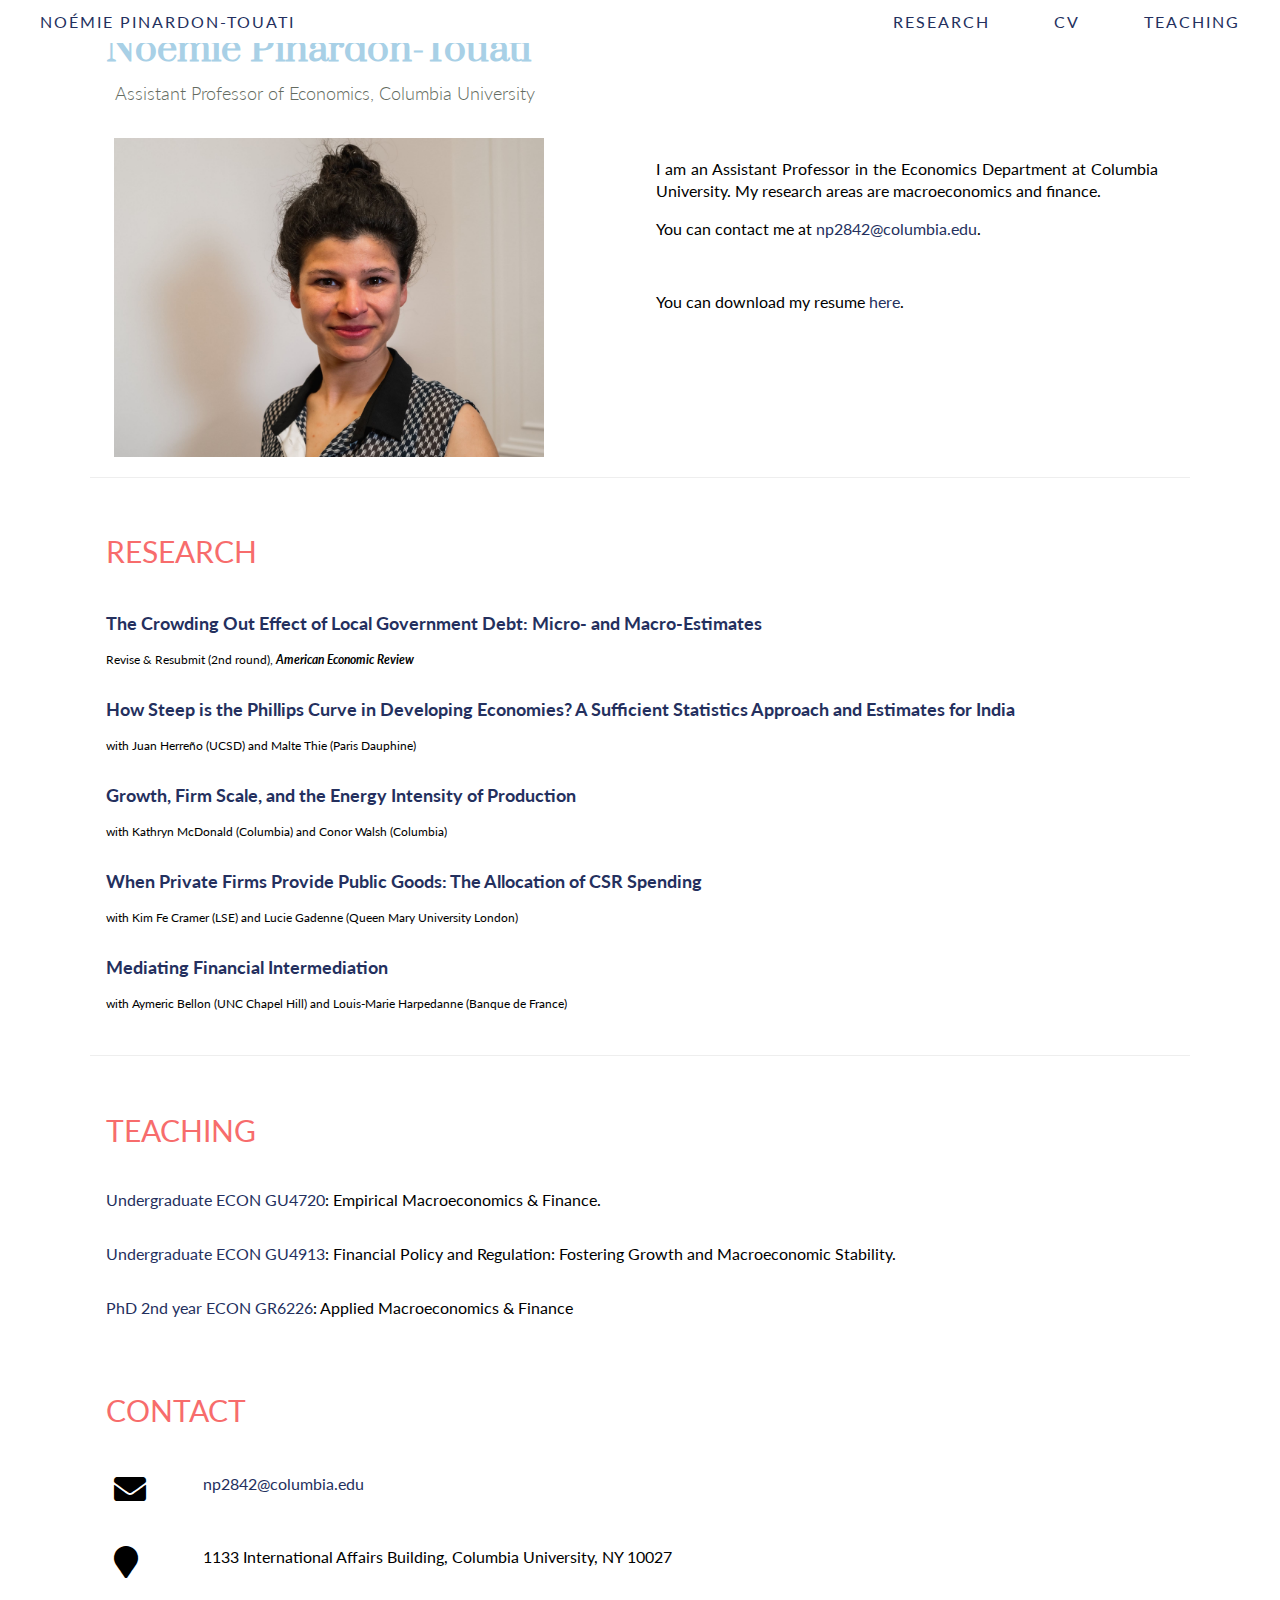
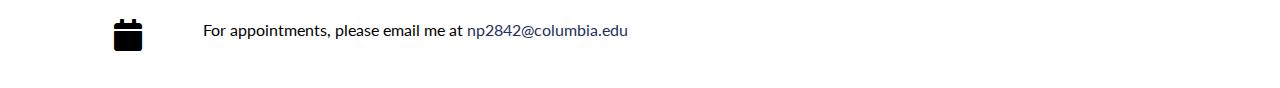
<file: index.html>
<!DOCTYPE html>
<html>
<head>
<title>Noémie Pinardon-Touati</title>
<meta charset="UTF-8">
<meta name="google-site-verification" content="HP-ZOTYP6aG08t1Bn-y-cAgAXRRbfWcLWYpb3VTUBdQ" />
<meta name="viewport" content="width=device-width, initial-scale=1">
<link rel="stylesheet" href="style.css">
<link href="awesomefonts/all.css" rel="stylesheet">
<link href="https://fonts.googleapis.com/css?family=Crimson+Text|Lato:300,700|Prata" rel="stylesheet">
</head>

<body>

  <!-- Navbar (sit on top) -->
  <div class="w3-top">
    
    <!-- Right-sided navbar links. Hide them on small screens -->
    <div class="w3-bar w3-white w3-padding-small w3-card" style="letter-spacing:2px;">
      <a href="http://npinardontouati.github.io" class="w3-bar-item w3-button w3-button-none w3-hide-small">Noémie Pinardon-Touati</a>
      <div class="w3-right">
        <!--  <a href="http://npinardontouati.github.io" class="w3-bar-item w3-button">Home</a> removing this allows to fit on iphone width--> 
        <a href="#research" class="w3-bar-item w3-button">Research</a>
        <a href="files/CV.pdf" target="_blank" class="w3-bar-item w3-button">CV</a>
        <a href="#teaching" class="w3-bar-item w3-button">Teaching</a>
      </div>
    </div>
    <!-- Dropdown menu for small screens. Hide them on large screens. The problem is that it stays displayed once clicked -->
    <!-- <div class="dropdown w3-hide-mlarge">
  	<button class="dropbtn"> &#9662; </button>
      <div class="dropdown-content">
        <a href="http://npinardontouati.github.io/#research">Research</a>
        <a href="files/AcademicCV.pdf">CV</a>
        <a href="http://npinardontouati.github.io/#contact">Contact</a>
      </div>	
    </div>  -->
  </div>

<!-- Header
<header class="w3-display-container w3-content w3-wide" style="max-width:1600px;min-width:500px" id="home">
  <img class="w3-image" src="images/profile.png" alt="profile" width="1600" height="800">
  <div class="w3-display-bottomleft w3-padding-large w3-opacity">
    <h1 class="w3-xxlarge">Noémie Pinardon-Touati</h1>
  </div>
</header> -->

<!-- Page content -->
<div class="w3-content" style="max-width:1100px">

  <!-- About Section -->
  <div class="w3-container w3-padding-64top" id="about">
    <h1>Noémie Pinardon-Touati</h1>
    <h6>&nbsp Assistant Professor of Economics, Columbia University</h6>

    <div class="w3-col m6 w3-padding-small image_container"> <!-- padding 24 to align with text -->
     <img src="images/photo_small.jpg" class="w3-image" alt="profile" width="430">
   </div>

   <div class="w3-col m6 w3-padding">
    <p align="justify">I am an Assistant Professor in the Economics Department at Columbia University. My research areas are macroeconomics and finance.  </p>
    <!-- <p align="justify"> More specifically, my work investigates the interplay between government intervention and corporate financial and real behavior, at the micro and macro levels. Prior to joining Columbia, I received a PhD in Finance from HEC Paris and a master's degree in economics from the Paris School of Economics and from Ecole Polytechnique/ENSAE.</p> -->
    <p>You can contact me at <a href=mailto:np2842@columbia.edu>np2842@columbia.edu</a>.</p><br>
    <p>You can download my resume <a href="files/CV.pdf" target="_blank">here</a>.</p>
  </div>
</div>

<hr>

    
<!-- Working papers Section -->
<div class="w3-container w3-padding-16" id="research">
 <h2>Research</h2>
  
<!-- paper n -->
<div class="w3-row">
  <h3><a href="files/JMP_PinardonTouati_live.pdf" target="_blank">The Crowding Out Effect of Local Government Debt: Micro- and Macro-Estimates</a></h3>
  <p class="w3-justify abstract"> Revise & Resubmit (2nd round), <b><i> American Economic Review </i></b></p>
 <!--  <p class="w3-justify abstract" style="color:#B22222"> <b><i> [New draft available soon!] </i></b></p>   -->
</div>
 <!-- paper n -->

 <!-- paper n -->
 <div class="w3-row">
  <h3><a href="files/hpt_india_live.pdf">How Steep is the Phillips Curve in Developing Economies? A Sufficient Statistics Approach and Estimates for India</a></h3>
  <!-- <p class="w3-justify abstract" , style = "color:#8e948c"> <b><i> [Draft available soon] </i></b></p> -->
  <p class="w3-justify abstract">with Juan Herre<span>&#241;</span>o (UCSD) and Malte Thie (Paris Dauphine)</p>
</div>
<!-- paper n -->
  
<!-- paper n -->
 <div class="w3-row">
  <h3><a href="files/mcdonald_pinardon-touati_walsh_live.pdf">Growth, Firm Scale, and the Energy Intensity of Production</a></h3>
  <p class="w3-justify abstract">with Kathryn McDonald (Columbia) and Conor Walsh (Columbia)</p>
</div>
<!-- paper n -->
  
 <!-- paper n -->
 <div class="w3-row">
  <h3><a href="files/cramer_gadenne_pinardon-touati.pdf">When Private Firms Provide Public Goods: The Allocation of CSR Spending</a></h3>
  <p class="w3-justify abstract">with Kim Fe Cramer (LSE) and Lucie Gadenne (Queen Mary University London)</p>
</div>
<!-- paper n -->

<!-- paper n -->
 <div class="w3-row">
    <h3><a href="https://papers.ssrn.com/sol3/papers.cfm?abstract_id=3822552">Mediating Financial Intermediation</a></h3>
    <p class="w3-justify abstract">with Aymeric Bellon (UNC Chapel Hill) and Louis-Marie Harpedanne (Banque de France)</p>
</div>
<!-- paper n -->

 <!-- paper n -->
 <!-- <div class="w3-row">
    <h3><a href="https://papers.ssrn.com/sol3/papers.cfm?abstract_id=3429836">Political Quid Pro Quo In Financial Markets</a></h3>
    <p class="w3-justify abstract">with Anne-Laure Delatte (Paris Dauphine, CNRS) and Adrien Matray (Stanford)</p>
    <p class="w3-justify abstract"> In the media (in French): <a href="https://www.lemonde.fr/idees/article/2020/02/14/il-existe-en-france-un-mecanisme-d-echange-de-faveurs-entre-elus-locaux-et-banques_6029606_3232.html" target="_blank">Le Monde</a>, <a href="https://www.lesechos.fr/finance-marches/banque-assurances/elections-letude-qui-pointe-les-relations-troubles-entre-elus-locaux-et-banques-1185265" target="_blank">Les Echos</a>, <a href="https://www.liberation.fr/debats/2020/02/24/les-bons-comptes-de-campagne-entre-banques-et-elus_1779460" target="_blank">Libération</a>, <a href="https://www.franceculture.fr/emissions/le-journal-des-idees/le-journal-des-idees-emission-du-mercredi-19-fevrier-2020" target="_blank">France Culture</a>.</p>
</div> -->
<!-- paper n -->

</div>



<hr>

<!-- Teaching Section -->
<div class="w3-container w3-padding-16" id="teaching">
  <h2>Teaching</h2>
  <div class="w3-row">
  <p><a href="files/ECON GU4720 syllabus live.docx" target="_blank">Undergraduate ECON GU4720</a>: Empirical Macroeconomics & Finance.</p>
  </div>  
  <div class="w3-row">
  <p><a href="files/ECON_GU4913_Course_syllabus.pdf" target="_blank">Undergraduate ECON GU4913</a>: Financial Policy and Regulation: Fostering Growth and Macroeconomic Stability.</p>
  </div>
  <div class="w3-row">
  <p><a href="files/ECON_GR6226_Course_syllabus.pdf" target="_blank">PhD 2nd year ECON GR6226</a>: Applied Macroeconomics & Finance</p>
  </div>
  
</div>

  
<!-- Contact Section -->
<div class="w3-container w3-padding-16" id="contact">
  <h2>Contact</h2>

  <div class="w3-row">
    <div class="w3-col l1 w3-padding-small">
      <p><i class="fa fa-envelope fa-2x" aria-hidden="true"></i></p>
    </div>
    <div class="w3-col l9 w3-padding-small">
      <p><a href=mailto:np2842@columbia.edu>np2842@columbia.edu</a></p>
    </div>
  </div>
  
   <!-- <div class="w3-row">  <div class="w3-col l1 w3-padding-small">    <p><i class="fa fa-phone fa-2x" aria-hidden="true"></i></p>  </div> -->
   <!-- <div class="w3-col l11 w3-padding-small">   <p>+1 (929) 288-3343</p> </div> </div> -->

  <div class="w3-row">
    <div class="w3-col l1 w3-padding-small">
      <p><i class="fa fa-map-marker fa-2x" aria-hidden="true"></i></p>
    </div>
    <div class="w3-col l11 w3-padding-small">
      <p> 1133 International Affairs Building, Columbia University, NY 10027 </p>
    </div>
  </div>
  
    <div class="w3-row">
    <div class="w3-col l1 w3-padding-small">
      <p><i class="fa fa-calendar fa-2x" aria-hidden="true"></i></p>
    </div>
    <div class="w3-col l11 w3-padding-small">
      <p> For appointments, please email me at <a href=mailto:np2842@columbia.edu>np2842@columbia.edu</a> </p>
    <!--   <p> Please sign up here for Office Hours: for ECONGR6226 (<a href="https://calendar.app.google/dcmndLbUbPKyAuRV7">link</a>), for Columbia Economics PhD students (<a href="https://calendar.app.google/dcmndLbUbPKyAuRV7">link</a>), and for ECONGU4913 (<a href="https://calendar.app.google/sayw44ixMgD2VfCQ8">link</a>)</p> -->
    </div>
  </div>

</div>

<!-- End page content -->
</div>


</body>
</html>
</file>
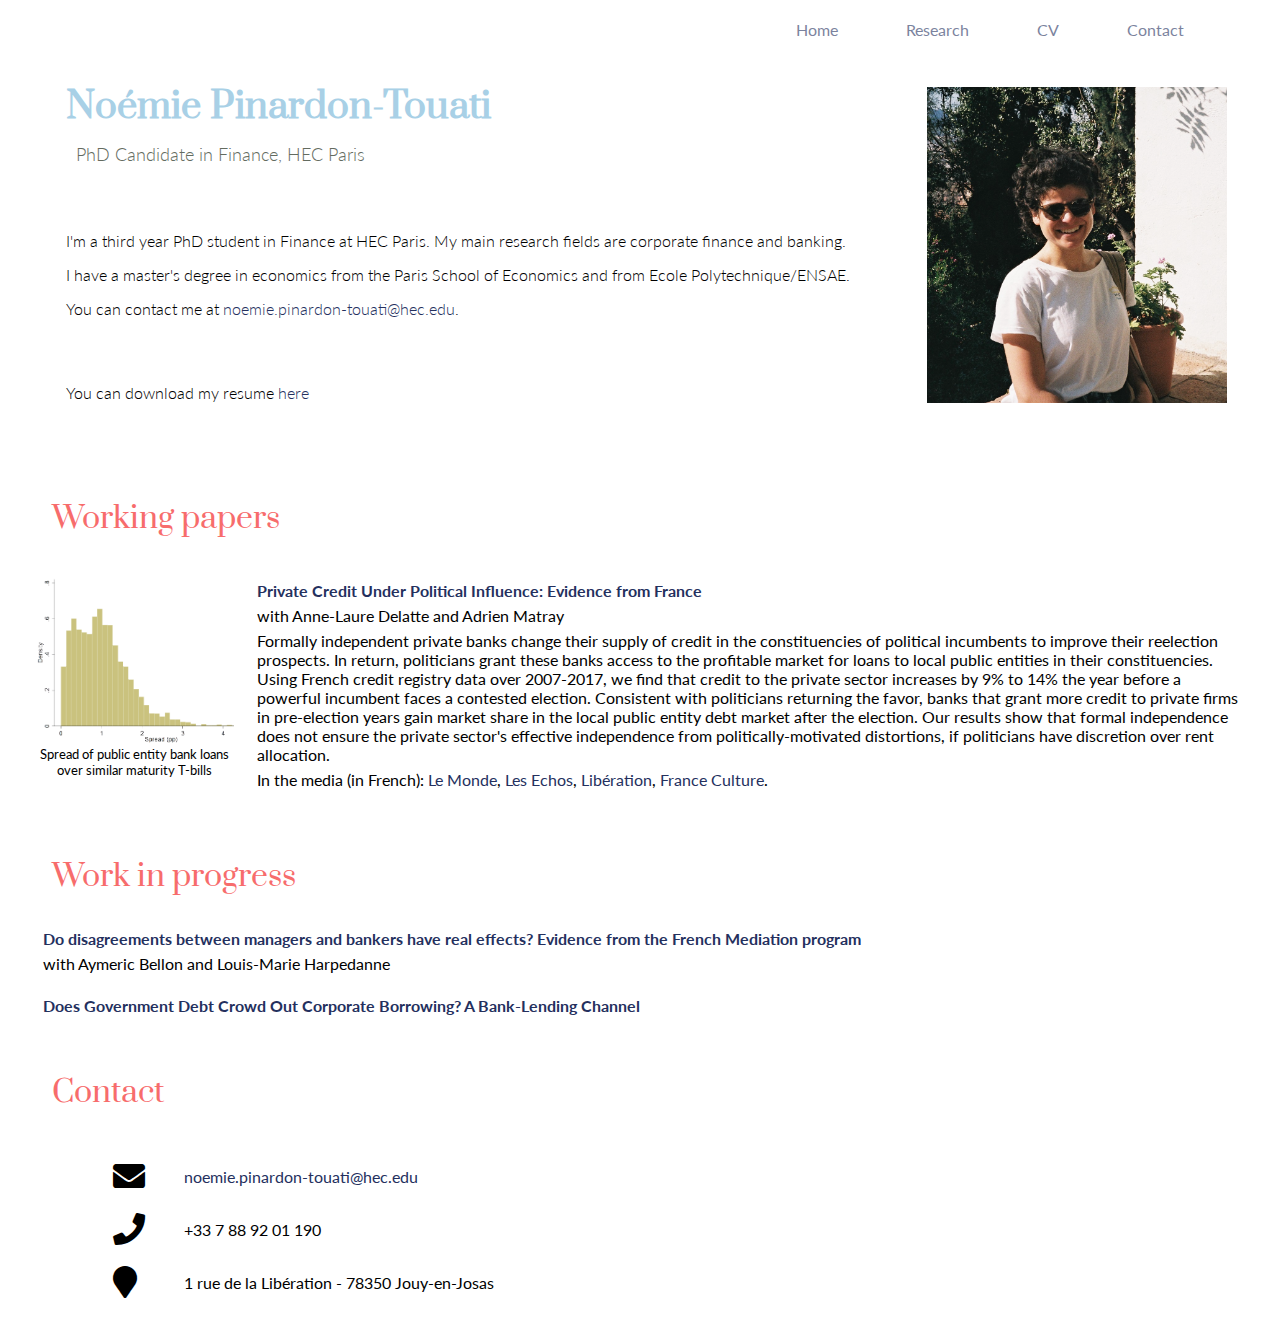
<file: index_old.html>
<html>
<head>
	<title>Noémie Pinardon-Touati</title>
	<meta name="description" content="Noémie Pinardon-Touati. PhD Candidate in Finance, HEC Paris.">
	<meta http-equiv="Content-Type" content="text/html; charset=utf-8">
	<meta name="google-site-verification" content="HP-ZOTYP6aG08t1Bn-y-cAgAXRRbfWcLWYpb3VTUBdQ" />
	<link href="https://fonts.googleapis.com/css?family=Crimson+Text|Lato:300,700|Prata" rel="stylesheet">
	<link href="css/all.css" rel="stylesheet"> <!--load all styles -->
	<style type="text/css">
		<!--
		a:link,a:visited {
			color: #24305E;
			text-decoration: none;
		}

		a:hover, a:active {
			text-decoration: underline;
			color: #F8E9A1;
		}

		.category {
			font-family: 'Prata', serif;
			font-size: 30px; 
			font-style: normal; 
			font-variant: normal;
			line-height: 30px; 

			text-align: left;
			color:#F76C6C;

		}

		.sitetitle {
			font-family: 'Prata', serif;
			font-size: 36px; 
			font-weight: 600; 
			line-height: 38px; 
			color:#A8D0E6;
		}

		.sitesubtitle {
			font-family: 'Lato', sans-serif; 
			font-weight: 300;
			font-size: 18px; 
			line-height: 24px; 
			color:#636B60;
		}

		.intro {
			font-family: 'Lato', sans-serif; 
			font-weight: 300;			
			font-size: 16px; 
			line-height: 18px; 
		}

		.prof {
			font-family: 'Lato', sans-serif;
			font-weight: bold;
		}
		.title {
			color: #24305E;
			font-family: 'Lato', sans-serif;
			font-weight: bold;
		}
		.coauthors {
			font-family: 'Lato', sans-serif;
		}
		.journal {
			font-family: 'Lato', sans-serif;
			font-weight: bold;
			font-style: italic;
		}
		.text {
			font-family: 'Lato', sans-serif;
		}
		.description {
			font-family: 'Lato', sans-serif;
		}
		.legend {
			font-family: 'Lato', sans-serif;
			font-size: small;
			text-align: center;
		}
		.blank_row
		{
			height: 40px !important; /* overwrites any other rules */
			background-color: #FFFFFF;
		}

		#navigation-bar{
			position: fixed;
			top: 0;
			right: 0;
			left: 0;
			height: auto;
			padding: 4px 0px 1px 0px;
			background-color: #FFFFFF;
			opacity: 0.6;
		}
		#navigation-bar .navigation-content{
			width: 90%;
			margin: auto;
			text-align: right
		}

		#navigation-bar .navigation-content ul li {  
			display: inline; 
		} 

		#navigation-bar .navigation-content  ul li a { 
			text-decoration: none; 
			padding: .5em 2em; 
			color: #24305E; 
			font-family: 'Lato', sans-serif;
			font-size: 16px; 

		} 

		#navigation-bar .navigation-content  ul li a:hover { 
			color: #F8E9A1; 
			border-bottom: 2px solid #F8E9A1 ;  
		} 

		#main {
		margin-top: 30px; /* Add a top margin to avoid content overlay */
		}


		-->
	</style>
</head>
<body>

	<div id="navigation-bar">
		<div class="navigation-content">
			<ul class="navigation-menu">
				<li><a href="http://npinardontouati.github.io">Home</a></li>
				<li><a href="#research">Research</a></li>
				<li><a href="files/AcademicCV.pdf" target="_blank">CV</a></li>
				<li><a href="#contact">Contact</a></li>
				<!-- Your <li> elements here -->
				</ul>
			</div>
		</div>


<div id="main">

		<table width="100%" border="0" cellspacing="40" cellpadding="5" id="home">
			<tr valign="top">
				<td valign="top"> 
					<table border="0" cellspacing="10" cellpadding="3">
						<tr><td class="sitetitle">Noémie Pinardon-Touati</td></tr>	
						<tr><td class="sitesubtitle">&nbsp PhD Candidate in Finance, HEC Paris</td></tr>	
						<tr class="blank_row"><td colspan="1"></td></tr>
						<tr><td class="intro">I'm a third year PhD student in Finance at HEC Paris. My main research fields are corporate finance and banking.</td></tr>
						<tr><td class="intro">I have a master's degree in economics from the Paris School of Economics and from Ecole Polytechnique/ENSAE.</td></tr>
						<tr><td class="intro">You can contact me at <a href=mailto:noemie.pinardon-touati@hec.edu>noemie.pinardon-touati@hec.edu</a>.</td></tr>
						<tr class="blank_row"><td colspan="1"></td></tr>
						<tr><td class="intro">You can download my resume <a href="files/AcademicCV.pdf" target="_blank">here</a></td></tr>
					</table>
				</td>
				<td width="300" valign="middle">
					<img src="images/profile.png" width="300" border="0">
				</td>
			</tr>
		</table>


<div id="research">
		<table width="100%" cellspacing="15" cellpadding="1">
			<tr><td height="60" valign="bottom" class="category" > &nbsp &nbsp Working papers</td></tr>
			<tr><td height="1" bgcolor="#FFFFFF"></td></tr>



			<tr>
				<td>
					<table width="100%" border="0" cellspacing="0" cellpadding="10">
						<!-- PAPER -->
						<tr>
							<td width="200" valign="top">
								<table border="0" cellspacing="0" cellpadding="0">
									<tr><td> <img src="images/rec_favors.png" width="200" border="0"></td></tr>
									<tr><td class="legend">Spread of public entity bank loans over similar maturity T-bills</td></tr>
								</table>
							</td>
							<td valign="top">
								<table border="0" cellspacing="0" cellpadding="3">
									<tr><td class="title"><a href="https://papers.ssrn.com/sol3/papers.cfm?abstract_id=3429836">Private Credit Under Political Influence: Evidence from France</a></td></tr>
									<tr><td class="coauthors">with Anne-Laure Delatte and Adrien Matray</td></tr>
									<!-- <tr><td class="journal">Journal of Industrial Economics, 2019</td></tr>-->
									<tr><td class="description">Formally independent private banks change their supply of credit in the constituencies of political incumbents to improve their reelection prospects. In return, politicians grant these banks access to the profitable market for loans to local public entities in their constituencies. Using French credit registry data over 2007-2017, we find that credit to the private sector increases by 9% to 14% the year before a powerful incumbent faces a contested election. Consistent with politicians returning the favor, banks that grant more credit to private firms in pre-election years gain market share in the local public entity debt market after the election. Our results show that formal independence does not ensure the private sector's effective independence from politically-motivated distortions, if politicians have discretion over rent allocation.</td></tr>  <!-- <tr><td class="text"><a href="Hombert_2019JIE_VerticalMergers.pdf">[pdf]</a> <a href="Hombert_2019JIE_VerticalMergers_supp.pdf">[supplementary appendix]</a></td></tr>-->
									<tr><td class="text">In the media (in French): <a href="https://www.lemonde.fr/idees/article/2020/02/14/il-existe-en-france-un-mecanisme-d-echange-de-faveurs-entre-elus-locaux-et-banques_6029606_3232.html">Le Monde</a>, <a href="https://www.lesechos.fr/finance-marches/banque-assurances/elections-letude-qui-pointe-les-relations-troubles-entre-elus-locaux-et-banques-1185265">Les Echos</a>, <a href="https://www.liberation.fr/debats/2020/02/24/les-bons-comptes-de-campagne-entre-banques-et-elus_1779460">Libération</a>, <a href="https://www.franceculture.fr/emissions/le-journal-des-idees/le-journal-des-idees-emission-du-mercredi-19-fevrier-2020">France Culture</a>.</td></tr> 
								</table>
							</td>
						</tr> <!-- END PAPER -->
					</table>
				</td>
			</tr>
		</table>



		<table width="100%" cellspacing="15" cellpadding="1">
			<tr><td height="60" valign="bottom" class="category">&nbsp &nbsp Work in progress</td></tr>
			<tr><td height="1" bgcolor="#FFFFFF"></td></tr>

			<!-- 1 PAPER BLOC -->
			<tr>
				<td>
					<table width="100%" border="0" cellspacing="0" cellpadding="3">
						<tr><td class="title">&nbsp &nbsp Do disagreements between managers and bankers have real effects? Evidence from the French Mediation program</td></tr>
						<tr><td class="coauthors">&nbsp &nbsp with Aymeric Bellon and Louis-Marie Harpedanne</td></tr>
					</table>
				</td>
			</tr><!-- END 1 PAPER BLOC -->
			<!-- 1 PAPER BLOC -->
			<tr>
				<td>
					<table width="100%" border="0" cellspacing="0" cellpadding="3">
						<tr><td class="title">&nbsp &nbsp Does Government Debt Crowd Out Corporate Borrowing? A Bank-Lending Channel</td></tr>
					</table>
				</td>
			</tr><!-- END 1 PAPER BLOC -->
		</table>
	</div>
	<div id="contact">
		<table width="100%" cellspacing="15" cellpadding="1">
			<tr><td height="60" valign="bottom" class="category">&nbsp &nbsp Contact</td></tr>
			<tr><td height="1" bgcolor="#FFFFFF"></td></tr>

			<!-- 1 PAPER BLOC -->
			<tr>
				<td>
					<table width="100%" border="0" cellspacing="15" cellpadding="3">
						<tr>
							<td width="50"></td><td width="50"><i class="fa fa-envelope fa-2x" aria-hidden="true"></i></td>
							<td class="text"><a href=mailto:noemie.pinardon-touati@hec.edu>noemie.pinardon-touati@hec.edu</a></td></tr>
						<tr>
							<td width="50"></td><td width="50"><i class="fa fa-phone fa-2x" aria-hidden="true"></i></td>
							<td class="text">+33 7 88 92 01 190</td></tr>
						<tr>
							<td width="50"></td><td width="50"><i class="fa fa-map-marker fa-2x" aria-hidden="true"></i></td>
							<td class="text">1 rue de la Libération - 78350 Jouy-en-Josas</td></tr>
					</table>
				</td>
			</tr><!-- END 1 PAPER BLOC -->
		</table>
</div>
    </div>
	</body>

	</html>
</file>
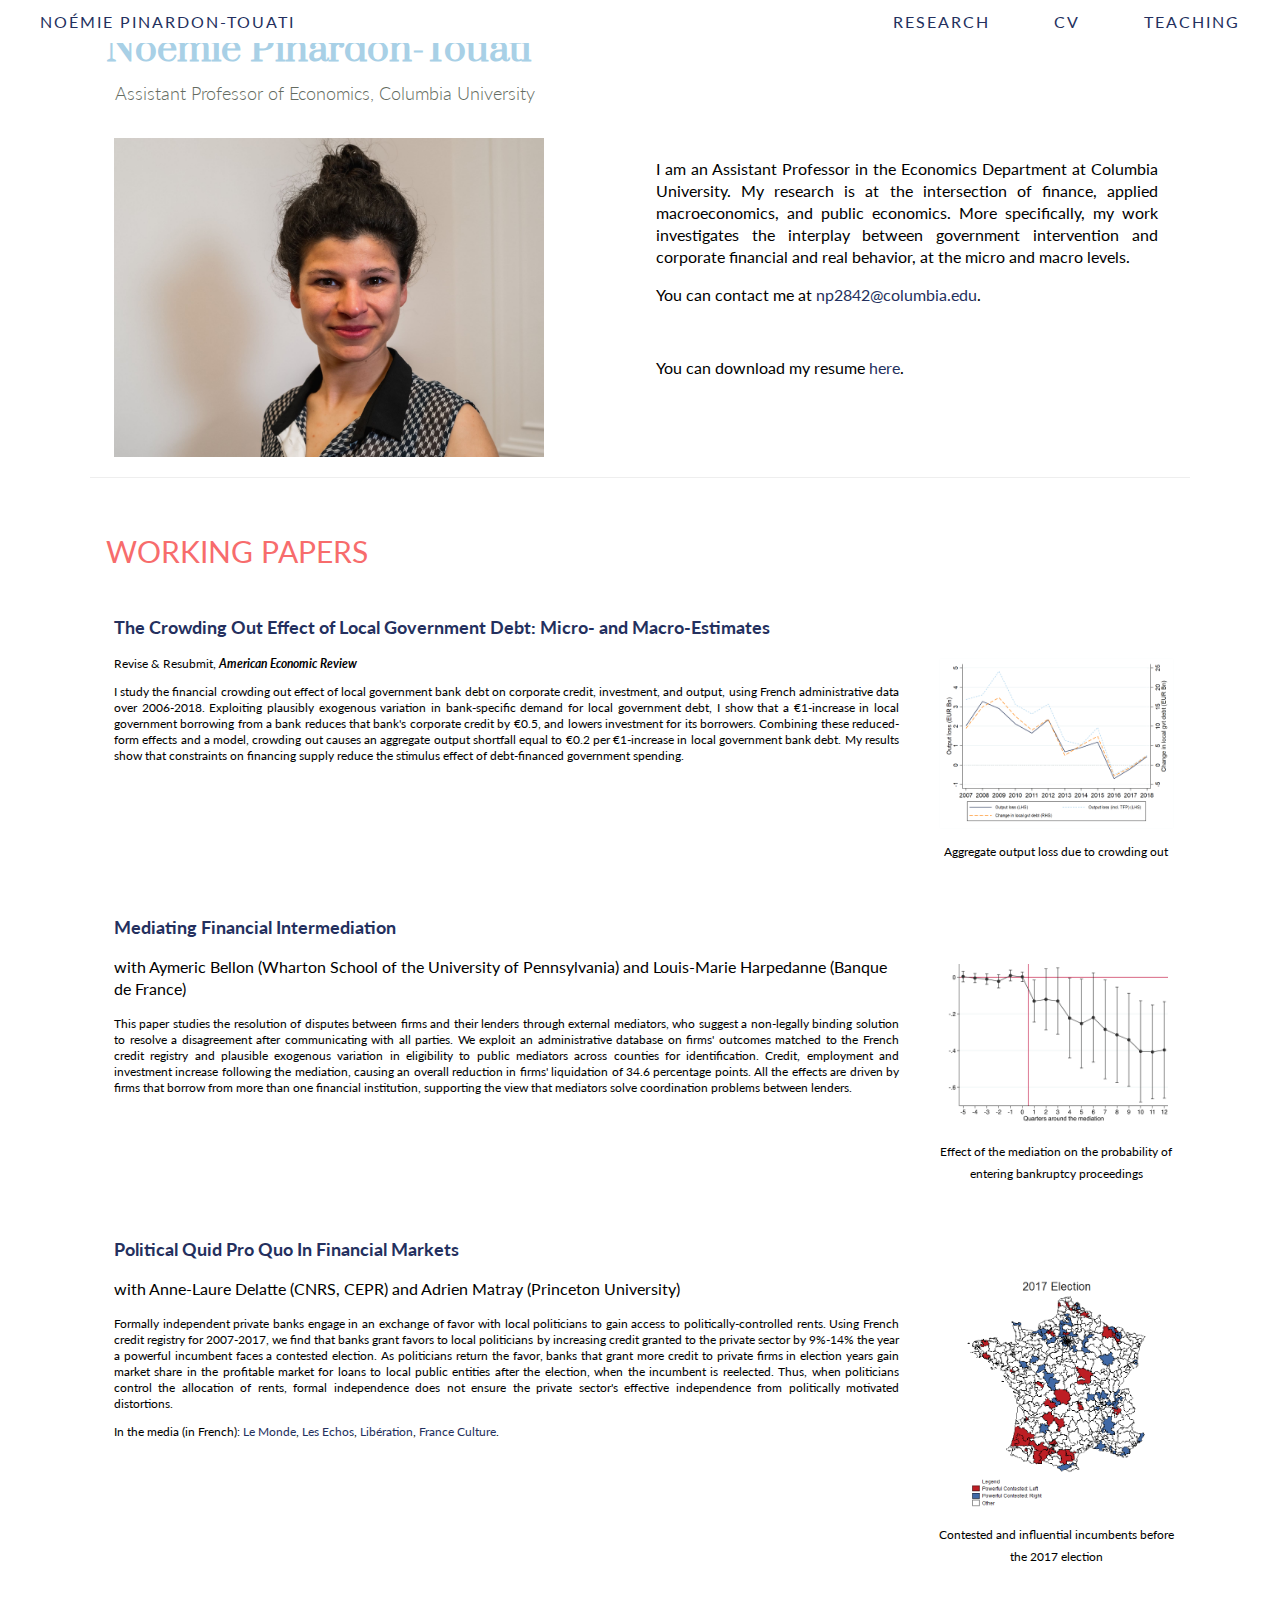
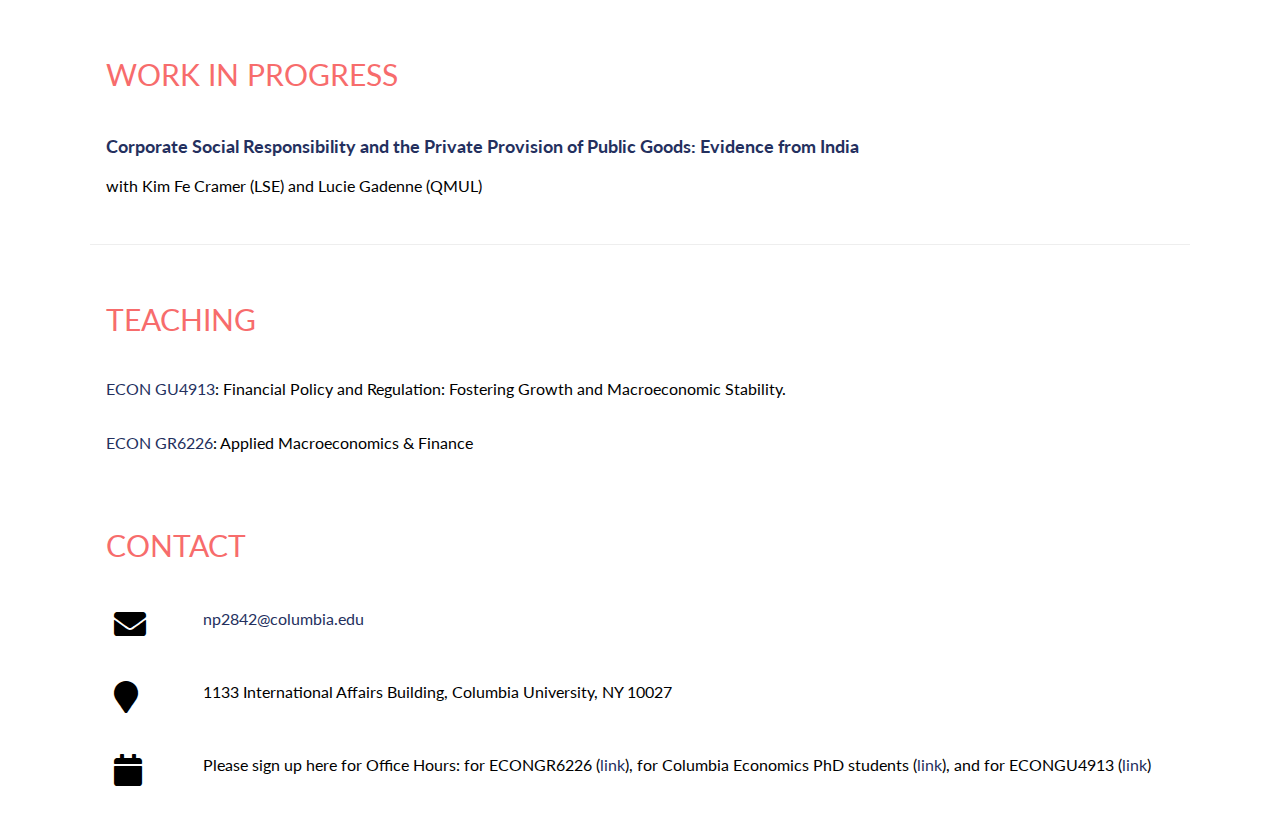
<file: index_version_sept23.html>
<!DOCTYPE html>
<html>
<head>
<title>Noémie Pinardon-Touati</title>
<meta charset="UTF-8">
<meta name="google-site-verification" content="HP-ZOTYP6aG08t1Bn-y-cAgAXRRbfWcLWYpb3VTUBdQ" />
<meta name="viewport" content="width=device-width, initial-scale=1">
<link rel="stylesheet" href="style.css">
<link href="awesomefonts/all.css" rel="stylesheet">
<link href="https://fonts.googleapis.com/css?family=Crimson+Text|Lato:300,700|Prata" rel="stylesheet">
</head>

<body>

  <!-- Navbar (sit on top) -->
  <div class="w3-top">
    
    <!-- Right-sided navbar links. Hide them on small screens -->
    <div class="w3-bar w3-white w3-padding-small w3-card" style="letter-spacing:2px;">
      <a href="http://npinardontouati.github.io" class="w3-bar-item w3-button w3-button-none w3-hide-small">Noémie Pinardon-Touati</a>
      <div class="w3-right">
        <!--  <a href="http://npinardontouati.github.io" class="w3-bar-item w3-button">Home</a> removing this allows to fit on iphone width--> 
        <a href="#research" class="w3-bar-item w3-button">Research</a>
        <a href="files/CV.pdf" target="_blank" class="w3-bar-item w3-button">CV</a>
        <a href="#teaching" class="w3-bar-item w3-button">Teaching</a>
      </div>
    </div>
    <!-- Dropdown menu for small screens. Hide them on large screens. The problem is that it stays displayed once clicked -->
    <!-- <div class="dropdown w3-hide-mlarge">
  	<button class="dropbtn"> &#9662; </button>
      <div class="dropdown-content">
        <a href="http://npinardontouati.github.io/#research">Research</a>
        <a href="files/AcademicCV.pdf">CV</a>
        <a href="http://npinardontouati.github.io/#contact">Contact</a>
      </div>	
    </div>  -->
  </div>

<!-- Header
<header class="w3-display-container w3-content w3-wide" style="max-width:1600px;min-width:500px" id="home">
  <img class="w3-image" src="images/profile.png" alt="profile" width="1600" height="800">
  <div class="w3-display-bottomleft w3-padding-large w3-opacity">
    <h1 class="w3-xxlarge">Noémie Pinardon-Touati</h1>
  </div>
</header> -->

<!-- Page content -->
<div class="w3-content" style="max-width:1100px">

  <!-- About Section -->
  <div class="w3-container w3-padding-64top" id="about">
    <h1>Noémie Pinardon-Touati</h1>
    <h6>&nbsp Assistant Professor of Economics, Columbia University</h6>

    <div class="w3-col m6 w3-padding-small image_container"> <!-- padding 24 to align with text -->
     <img src="images/photo_small.jpg" class="w3-image" alt="profile" width="430">
   </div>

   <div class="w3-col m6 w3-padding">
    <p align="justify">I am an Assistant Professor in the Economics Department at Columbia University. My research is at the intersection of finance, applied macroeconomics, and public economics. More specifically, my work investigates the interplay between government intervention and corporate financial and real behavior, at the micro and macro levels. </p>
    <!-- <p align="justify">Prior to joining Columbia, I received a PhD in Finance from HEC Paris and a master's degree in economics from the Paris School of Economics and from Ecole Polytechnique/ENSAE.</p> -->
    <p>You can contact me at <a href=mailto:np2842@columbia.edu>np2842@columbia.edu</a>.</p><br>
    <p>You can download my resume <a href="files/CV.pdf" target="_blank">here</a>.</p>
  </div>
</div>

<hr>

    
<!-- Working papers Section -->
<div class="w3-container w3-padding-16" id="research">
 <h2>Working papers</h2>
  
   <!-- paper n -->
  <div class="w3-row">
  <div class="w3-col l9 w3-padding-small">
  <h3><a href="files/JMP_PinardonTouati_live.pdf" target="_blank">The Crowding Out Effect of Local Government Debt: Micro- and Macro-Estimates</a></h3>
    <p class="w3-justify abstract"> Revise & Resubmit, <b><i> American Economic Review </i></b></p>
 <!--  <p class="w3-justify abstract" style="color:#B22222"> <b><i> [New draft available soon!] </i></b></p>   -->
    <p class="w3-justify abstract"> 
      I study the financial crowding out effect of local government bank debt on corporate credit, investment, and output, using French administrative data over 2006-2018. Exploiting plausibly exogenous variation in bank-specific demand for local government debt, I show that a €1-increase in local government borrowing from a bank reduces that bank's corporate credit by €0.5, and lowers investment for its borrowers. Combining these reduced-form effects and a model, crowding out causes an aggregate output shortfall equal to €0.2 per €1-increase in local government bank debt. My results show that constraints on financing supply reduce the stimulus effect of debt-financed government spending.
   </p>
  </div>

  <div class="w3-col l3 w3-padding-paperspic image_container">
    <img src="images/output_loss_all_in_one_3lines.png" class="w3-round w3-image" alt="mediation" style="width:100%;" >
    <p class="w3-center w3-small">Aggregate output loss due to crowding out</p><br>
  </div>
</div>
 <!-- paper n -->
  <!-- paper n -->
 <div class="w3-row">
  <div class="w3-col l9 w3-padding-small">
    <h3><a href="https://papers.ssrn.com/sol3/papers.cfm?abstract_id=3822552">Mediating Financial Intermediation</a></h3>
    <p>with Aymeric Bellon (Wharton School of the University of Pennsylvania) and Louis-Marie Harpedanne (Banque de France)</p>
    <p class="w3-justify abstract">
      This paper studies the resolution of disputes between firms and their lenders through external mediators, who suggest a non-legally binding solution to resolve a disagreement after communicating with all parties. We exploit an administrative database on firms' outcomes matched to the French credit registry and plausible exogenous variation in eligibility to public mediators across counties for identification. Credit, employment and investment increase following the mediation, causing an overall reduction in firms' liquidation of 34.6 percentage points. All the effects are driven by firms that borrow from more than one financial institution, supporting the view that mediators solve coordination problems between lenders.
    </p>
  </div>
  <div class="w3-col l3 w3-padding-paperspic image_container">
    <img src="images/mediation.png" class="w3-round w3-image" alt="mediation" style="width:100%;" >
    <p class="w3-center w3-small">Effect of the mediation on the probability of entering bankruptcy proceedings</p><br>
  </div>
</div>
<!-- paper n -->
 
 <!-- paper n -->
 <div class="w3-row">
  <div class="w3-col l9 w3-padding-small">
    <h3><a href="https://papers.ssrn.com/sol3/papers.cfm?abstract_id=3429836">Political Quid Pro Quo In Financial Markets</a></h3>
    <p>with Anne-Laure Delatte (CNRS, CEPR) and Adrien Matray (Princeton University)</p>
    <p class="w3-justify abstract">Formally independent private banks engage in an exchange of favor with local politicians to gain access to politically-controlled rents. Using French credit registry for 2007-2017, we find that banks grant favors to local politicians by increasing credit granted to the private sector by 9%-14% the year a powerful incumbent faces a contested election. As politicians return the favor, banks that grant more credit to private firms in election years gain market share in the profitable market for loans to local public entities after the election, when the incumbent is reelected. Thus, when politicians control the allocation of rents, formal independence does not ensure the private sector's effective independence from politically motivated distortions.
    </p>
      <p class="w3-justify abstract"> In the media (in French): <a href="https://www.lemonde.fr/idees/article/2020/02/14/il-existe-en-france-un-mecanisme-d-echange-de-faveurs-entre-elus-locaux-et-banques_6029606_3232.html" target="_blank">Le Monde</a>, <a href="https://www.lesechos.fr/finance-marches/banque-assurances/elections-letude-qui-pointe-les-relations-troubles-entre-elus-locaux-et-banques-1185265" target="_blank">Les Echos</a>, <a href="https://www.liberation.fr/debats/2020/02/24/les-bons-comptes-de-campagne-entre-banques-et-elus_1779460" target="_blank">Libération</a>, <a href="https://www.franceculture.fr/emissions/le-journal-des-idees/le-journal-des-idees-emission-du-mercredi-19-fevrier-2020" target="_blank">France Culture</a>.</p>
  </div>
  <div class="w3-col l3 w3-padding-paperspic image_container">
    <img src="images/election-2017.png" class="w3-round w3-image" alt="rec_favors" style="width:100%;" >
    <p class="w3-center w3-small">Contested and influential incumbents before the 2017 election</p><br>
  </div>
</div>
<!-- paper n -->
   
</div>

<div class="w3-container w3-padding-16" >
 <h2>Work in progress</h2>

 <!-- paper n -->
<div class="w3-row">
  <h3>Corporate Social Responsibility and the Private Provision of Public Goods: Evidence from India</h3>
  <p>with Kim Fe Cramer (LSE) and Lucie Gadenne (QMUL)</p>
</div>
   <!--
<div class="w3-row">
  <h3>Do Loan Guarantees Spur Entrepreneurship?</h3>
  <p>with Alexandre Gazaniol (BPI), Johan Hombert (HEC Paris) and Frédéric Vinas (Banque de France)</p>
</div>
  -->
  
<!-- paper n -->

</div>

<hr>

<!-- Teaching Section -->
<div class="w3-container w3-padding-16" id="teaching">
  <h2>Teaching</h2>
  
  <div class="w3-row">
  <p><a href="files/ECON_GU4913_Course_syllabus.pdf" target="_blank">ECON GU4913</a>: Financial Policy and Regulation: Fostering Growth and Macroeconomic Stability.</p>
  </div>
  <div class="w3-row">
  <p><a href="files/ECON_GR6226_Course_syllabus.pdf" target="_blank">ECON GR6226</a>: Applied Macroeconomics & Finance</p>
  </div>
  
</div>

  
<!-- Contact Section -->
<div class="w3-container w3-padding-16" id="contact">
  <h2>Contact</h2>

  <div class="w3-row">
    <div class="w3-col l1 w3-padding-small">
      <p><i class="fa fa-envelope fa-2x" aria-hidden="true"></i></p>
    </div>
    <div class="w3-col l9 w3-padding-small">
      <p><a href=mailto:np2842@columbia.edu>np2842@columbia.edu</a></p>
    </div>
  </div>
  
   <!-- <div class="w3-row">  <div class="w3-col l1 w3-padding-small">    <p><i class="fa fa-phone fa-2x" aria-hidden="true"></i></p>  </div> -->
   <!-- <div class="w3-col l11 w3-padding-small">   <p>+1 (929) 288-3343</p> </div> </div> -->

  <div class="w3-row">
    <div class="w3-col l1 w3-padding-small">
      <p><i class="fa fa-map-marker fa-2x" aria-hidden="true"></i></p>
    </div>
    <div class="w3-col l11 w3-padding-small">
      <p> 1133 International Affairs Building, Columbia University, NY 10027 </p>
    </div>
  </div>
  
    <div class="w3-row">
    <div class="w3-col l1 w3-padding-small">
      <p><i class="fa fa-calendar fa-2x" aria-hidden="true"></i></p>
    </div>
    <div class="w3-col l11 w3-padding-small">
      <p> Please sign up here for Office Hours: for ECONGR6226 (<a href="https://calendar.app.google/dcmndLbUbPKyAuRV7">link</a>), for Columbia Economics PhD students (<a href="https://calendar.app.google/dcmndLbUbPKyAuRV7">link</a>), and for ECONGU4913 (<a href="https://calendar.app.google/sayw44ixMgD2VfCQ8">link</a>)</p>
    </div>
  </div>

</div>

<!-- End page content -->
</div>


</body>
</html>
</file>
<file: style.css>
/* W3.CSS 4.13 June 2019 by Jan Egil and Borge Refsnes */

html{box-sizing:border-box}*,*:before,*:after{box-sizing:inherit}

/* Extract from normalize.css by Nicolas Gallagher and Jonathan Neal git.io/normalize */
html{-ms-text-size-adjust:100%;-webkit-text-size-adjust:100%}body{margin:0}
article,aside,details,figcaption,figure,footer,header,main,menu,nav,section{display:block}summary{display:list-item}
audio,canvas,progress,video{display:inline-block}progress{vertical-align:baseline}
audio:not([controls]){display:none;height:0}[hidden],template{display:none}

a{background-color:transparent}
a:active,a:hover{outline-width:0}

a:link,a:visited {color: #24305E;text-decoration: none;}

a:hover, a:active {color: #F8E9A1;}

abbr[title]{border-bottom:none;text-decoration:underline;text-decoration:underline dotted}
b,strong{font-weight:bolder}dfn{font-style:italic}mark{background:#ff0;color:#000}
small{font-size:80%}sub,sup{font-size:75%;line-height:0;position:relative;vertical-align:baseline}
sub{bottom:-0.25em}sup{top:-0.5em}figure{margin:1em 40px}img{border-style:none}
code,kbd,pre,samp{font-family:monospace,monospace;font-size:1em}hr{box-sizing:content-box;height:0;overflow:visible}
button,input,select,textarea,optgroup{font:inherit;margin:0}optgroup{font-weight:bold}
button,input{overflow:visible}button,select{text-transform:none}
button,[type=button],[type=reset],[type=submit]{-webkit-appearance:button}
button::-moz-focus-inner,[type=button]::-moz-focus-inner,[type=reset]::-moz-focus-inner,[type=submit]::-moz-focus-inner{border-style:none;padding:0}
button:-moz-focusring,[type=button]:-moz-focusring,[type=reset]:-moz-focusring,[type=submit]:-moz-focusring{outline:1px dotted ButtonText}
fieldset{border:1px solid #c0c0c0;margin:0 2px;padding:.35em .625em .75em}
legend{color:inherit;display:table;max-width:100%;padding:0;white-space:normal}textarea{overflow:auto}
[type=checkbox],[type=radio]{padding:0}
[type=number]::-webkit-inner-spin-button,[type=number]::-webkit-outer-spin-button{height:auto}
[type=search]{-webkit-appearance:textfield;outline-offset:-2px}
[type=search]::-webkit-search-decoration{-webkit-appearance:none}
::-webkit-file-upload-button{-webkit-appearance:button;font:inherit}
/* End extract */


html,body{font-family:'Lato',sans-serif;}
html{overflow-x:hidden}

h1{ font-size:36px ; 
	font-family: 'Prata', serif;
	font-weight: 600; 
	line-height: 36px; 
	color:#A8D0E6;
	margin: 0px 0px 0px 0px; 
	padding: 32px 0px 8px 0px;}

h2 {font-family:'Lato',sans-serif;
	font-size:30px;
	color:#F76C6C;
	text-transform:uppercase;
	font-weight:normal}

h3{color: #24305E;
	font-family: 'Lato', sans-serif;
font-size:18px}

h4{font-size:20px}
h5{font-size:18px}

h6{font-family: 'Lato', sans-serif; 
			font-weight: 300;
			font-size: 18px; 
			line-height: 18px; 
			color:#636B60;
			margin: 0px 0px 0px 0px; 
			padding: 8px 0px 32px 0px;}


.w3-serif{font-family:serif}

p{font-family: 'Lato', sans-serif;
line-height: 22px; 
font-size:16px
}

.abstract{line-height: 16px; 
font-size:12px}


.w3-wide{letter-spacing:4px}

hr{border:0;border-top:1px solid #eee;margin:15px 0}

.w3-image{max-width:100%;height:auto}img{vertical-align:middle}a{color:inherit}
.w3-table,.w3-table-all{border-collapse:collapse;border-spacing:0;width:100%;display:table}.w3-table-all{border:1px solid #ccc}
.w3-bordered tr,.w3-table-all tr{border-bottom:1px solid #ddd}.w3-striped tbody tr:nth-child(even){background-color:#f1f1f1}
.w3-table-all tr:nth-child(odd){background-color:#fff}.w3-table-all tr:nth-child(even){background-color:#f1f1f1}
.w3-hoverable tbody tr:hover,.w3-ul.w3-hoverable li:hover{background-color:#ccc}.w3-centered tr th,.w3-centered tr td{text-align:center}
.w3-table td,.w3-table th,.w3-table-all td,.w3-table-all th{padding:8px 8px;display:table-cell;text-align:left;vertical-align:top}
.w3-table th:first-child,.w3-table td:first-child,.w3-table-all th:first-child,.w3-table-all td:first-child{padding-left:16px}
.w3-btn,

.w3-button{border:none;display:inline-block;padding:8px 16px;vertical-align:middle;overflow:hidden;text-decoration:none;
	color:#636B60;font-family: 'Lato', sans-serif; font-size: 16px; background-color:inherit;text-align:center;cursor:pointer;white-space:nowrap;text-transform:uppercase;}


.w3-btn:hover{box-shadow:0 8px 16px 0 rgba(0,0,0,0.2),0 6px 20px 0 rgba(0,0,0,0.19)}
.w3-btn,.w3-button{-webkit-touch-callout:none;-webkit-user-select:none;-khtml-user-select:none;-moz-user-select:none;-ms-user-select:none;user-select:none}   
.w3-disabled,.w3-btn:disabled,.w3-button:disabled{cursor:not-allowed;opacity:0.3}.w3-disabled *,:disabled *{pointer-events:none}
.w3-btn.w3-disabled:hover,.w3-btn:disabled:hover{box-shadow:none}
.w3-badge,.w3-tag{background-color:#000;color:#fff;display:inline-block;padding-left:8px;padding-right:8px;text-align:center}.w3-badge{border-radius:50%}
.w3-ul{list-style-type:none;padding:0;margin:0}.w3-ul li{padding:8px 16px;border-bottom:1px solid #ddd}.w3-ul li:last-child{border-bottom:none}
.w3-tooltip,.w3-display-container{position:relative}.w3-tooltip .w3-text{display:none}.w3-tooltip:hover .w3-text{display:inline-block}
.w3-ripple:active{opacity:0.5}.w3-ripple{transition:opacity 0s}
.w3-input{padding:8px;display:block;border:none;border-bottom:1px solid #ccc;width:100%}
.w3-select{padding:9px 0;width:100%;border:none;border-bottom:1px solid #ccc}
.w3-check,.w3-radio{width:24px;height:24px;position:relative;top:6px}
.w3-sidebar{height:100%;width:200px;background-color:#fff;position:fixed!important;z-index:1;overflow:auto}
.w3-main,#main{transition:margin-left .4s}
.w3-modal{z-index:3;display:none;padding-top:100px;position:fixed;left:0;top:0;width:100%;height:100%;overflow:auto;background-color:rgb(0,0,0);background-color:rgba(0,0,0,0.4)}
.w3-modal-content{margin:auto;background-color:#fff;position:relative;padding:0;outline:0;width:600px}
.w3-bar{width:100%;overflow:hidden}.w3-center .w3-bar{display:inline-block;width:auto}
.w3-bar .w3-bar-item{padding:8px 32px;float:left;width:auto;border:none;display:block;outline:0}
.w3-bar .w3-dropdown-hover,.w3-bar .w3-dropdown-click{position:static;float:left}
.w3-bar .w3-button{white-space:normal}
.w3-bar-block .w3-bar-item{width:100%;display:block;padding:8px 16px;text-align:left;border:none;white-space:normal;float:none;outline:0}
.w3-bar-block.w3-center .w3-bar-item{text-align:center}.w3-block{display:block;width:100%}
.w3-responsive{display:block;overflow-x:auto}
.w3-container:after,.w3-container:before,.w3-panel:after,.w3-panel:before,.w3-row:after,.w3-row:before,.w3-row-padding:after,.w3-row-padding:before,
.w3-cell-row:before,.w3-cell-row:after,.w3-clear:after,.w3-clear:before,.w3-bar:before,.w3-bar:after{content:"";display:table;clear:both}
.w3-col,.w3-half,.w3-third,.w3-twothird,.w3-threequarter,.w3-quarter{float:left;width:100%}
.w3-col.s1{width:8.33333%}.w3-col.s2{width:16.66666%}.w3-col.s3{width:24.99999%}.w3-col.s4{width:33.33333%}
.w3-col.s5{width:41.66666%}.w3-col.s6{width:49.99999%}.w3-col.s7{width:58.33333%}.w3-col.s8{width:66.66666%}
.w3-col.s9{width:74.99999%}.w3-col.s10{width:83.33333%}.w3-col.s11{width:91.66666%}.w3-col.s12{width:99.99999%}

@media (min-width:601px){.w3-col.m1{width:8.33333%}.w3-col.m2{width:16.66666%}.w3-col.m3,.w3-quarter{width:24.99999%}.w3-col.m4,.w3-third{width:33.33333%}
.w3-col.m5{width:41.66666%}.w3-col.m6,.w3-half{width:49.99999%}.w3-col.m7{width:58.33333%}.w3-col.m8,.w3-twothird{width:66.66666%}
.w3-col.m9,.w3-threequarter{width:74.99999%}.w3-col.m10{width:83.33333%}.w3-col.m11{width:91.66666%}.w3-col.m12{width:99.99999%}}

@media (min-width:768px){.w3-col.l1{width:8.33333%}.w3-col.l2{width:16.66666%}.w3-col.l3{width:24.99999%}.w3-col.l4{width:33.33333%}
.w3-col.l5{width:41.66666%}.w3-col.l6{width:49.99999%}.w3-col.l7{width:58.33333%}.w3-col.l8{width:66.66666%}
.w3-col.l9{width:74.99999%}.w3-col.l10{width:83.33333%}.w3-col.l11{width:91.66666%}.w3-col.l12{width:99.99999%}}
.w3-rest{overflow:hidden}.w3-stretch{margin-left:-16px;margin-right:-16px}
.w3-content,.w3-auto{margin-left:auto;margin-right:auto}.w3-content{max-width:980px}.w3-auto{max-width:1140px}
.w3-cell-row{display:table;width:100%}.w3-cell{display:table-cell}
.w3-cell-top{vertical-align:top}.w3-cell-middle{vertical-align:middle}.w3-cell-bottom{vertical-align:bottom}
.w3-hide{display:none!important}.w3-show-block,.w3-show{display:block!important}.w3-show-inline-block{display:inline-block!important}

@media (max-width:1205px){.w3-auto{max-width:95%}}

@media (max-width:600px){.w3-modal-content{margin:0 10px;width:auto!important}.w3-modal{padding-top:30px}
.w3-dropdown-hover.w3-mobile .w3-dropdown-content,.w3-dropdown-click.w3-mobile .w3-dropdown-content{position:relative}	
.w3-hide-small{display:none!important}.w3-mobile{display:block;width:100%!important}.w3-bar-item.w3-mobile,.w3-dropdown-hover.w3-mobile,.w3-dropdown-click.w3-mobile{text-align:center}
.w3-dropdown-hover.w3-mobile,.w3-dropdown-hover.w3-mobile .w3-btn,.w3-dropdown-hover.w3-mobile .w3-button,.w3-dropdown-click.w3-mobile,.w3-dropdown-click.w3-mobile .w3-btn,.w3-dropdown-click.w3-mobile .w3-button{width:100%}}

@media (min-width:768px){.w3-modal-content{width:900px}.w3-hide-large{display:none!important}.w3-sidebar.w3-collapse{display:block!important}}

@media (max-width:992px) and (min-width:601px){.w3-hide-medium{display:none!important}}

@media (max-width:992px){.w3-sidebar.w3-collapse{display:none}.w3-main{margin-left:0!important;margin-right:0!important}.w3-auto{max-width:100%}}

.w3-top,.w3-bottom{position:fixed;width:100%;z-index:1}.w3-top{top:0}.w3-bottom{bottom:0}
.w3-overlay{position:fixed;display:none;width:100%;height:100%;top:0;left:0;right:0;bottom:0;background-color:rgba(0,0,0,0.5);z-index:2}
.w3-display-topleft{position:absolute;left:0;top:0}.w3-display-topright{position:absolute;right:0;top:0}
.w3-display-bottomleft{position:absolute;left:0;bottom:0}.w3-display-bottomright{position:absolute;right:0;bottom:0}
.w3-display-middle{position:absolute;top:50%;left:50%;transform:translate(-50%,-50%);-ms-transform:translate(-50%,-50%)}
.w3-display-left{position:absolute;top:50%;left:0%;transform:translate(0%,-50%);-ms-transform:translate(-0%,-50%)}
.w3-display-right{position:absolute;top:50%;right:0%;transform:translate(0%,-50%);-ms-transform:translate(0%,-50%)}
.w3-display-topmiddle{position:absolute;left:50%;top:0;transform:translate(-50%,0%);-ms-transform:translate(-50%,0%)}
.w3-display-bottommiddle{position:absolute;left:50%;bottom:0;transform:translate(-50%,0%);-ms-transform:translate(-50%,0%)}
.w3-display-container:hover .w3-display-hover{display:block}.w3-display-container:hover span.w3-display-hover{display:inline-block}.w3-display-hover{display:none}
.w3-display-position{position:absolute}
.w3-circle{border-radius:50%}
.w3-round-small{border-radius:2px}.w3-round,.w3-round-medium{border-radius:4px}.w3-round-large{border-radius:8px}.w3-round-xlarge{border-radius:16px}.w3-round-xxlarge{border-radius:32px}
.w3-row-padding,.w3-row-padding>.w3-half,.w3-row-padding>.w3-third,.w3-row-padding>.w3-twothird,.w3-row-padding>.w3-threequarter,.w3-row-padding>.w3-quarter,.w3-row-padding>.w3-col{padding:0 8px}
.w3-container,.w3-panel{padding:0.01em 16px}.w3-panel{margin-top:16px;margin-bottom:16px}
.w3-code,.w3-codespan{font-family:Consolas,"courier new";font-size:16px}
.w3-code{width:auto;background-color:#fff;padding:8px 12px;border-left:4px solid #4CAF50;word-wrap:break-word}
.w3-codespan{color:crimson;background-color:#f1f1f1;padding-left:4px;padding-right:4px;font-size:110%}
.w3-card,.w3-card-2{box-shadow:0 0px 0px 0 rgba(0,0,0,0),0 0px 0px 0 rgba(0,0,0,0)}
.w3-card-4,.w3-hover-shadow:hover{box-shadow:0 4px 10px 0 rgba(0,0,0,0.2),0 4px 20px 0 rgba(0,0,0,0.19)}
.w3-spin{animation:w3-spin 2s infinite linear}@keyframes w3-spin{0%{transform:rotate(0deg)}100%{transform:rotate(359deg)}}
.w3-opacity,.w3-hover-opacity:hover{opacity:0.60}.w3-opacity-off,.w3-hover-opacity-off:hover{opacity:1}
.w3-opacity-max{opacity:0.25}.w3-opacity-min{opacity:0.75}
.w3-greyscale-max,.w3-grayscale-max,.w3-hover-greyscale:hover,.w3-hover-grayscale:hover{filter:grayscale(100%)}
.w3-greyscale,.w3-grayscale{filter:grayscale(75%)}.w3-greyscale-min,.w3-grayscale-min{filter:grayscale(50%)}
.w3-sepia{filter:sepia(75%)}.w3-sepia-max,.w3-hover-sepia:hover{filter:sepia(100%)}.w3-sepia-min{filter:sepia(50%)}

.w3-tiny{font-size:10px!important}.w3-small{font-size:12px!important}.w3-medium{font-size:15px!important}.w3-large{font-size:18px!important}
.w3-xlarge{font-size:24px!important}.w3-xxlarge{font-size:36px!important}.w3-xxxlarge{font-size:48px!important}.w3-jumbo{font-size:64px!important}

.w3-left-align{text-align:left!important}.w3-right-align{text-align:right!important}.w3-justify{text-align:justify!important}.w3-center{text-align:center!important}

.w3-border-0{border:0!important}.w3-border{border:1px solid #ccc!important}
.w3-border-top{border-top:1px solid #ccc!important}.w3-border-bottom{border-bottom:1px solid #ccc!important}
.w3-border-left{border-left:1px solid #ccc!important}.w3-border-right{border-right:1px solid #ccc!important}

.w3-topbar{border-top:6px solid #ccc!important}.w3-bottombar{border-bottom:6px solid #ccc!important}
.w3-leftbar{border-left:6px solid #ccc!important}.w3-rightbar{border-right:6px solid #ccc!important}

.w3-section,.w3-code{margin-top:16px!important;margin-bottom:16px!important}

.w3-margin{margin:16px!important}.w3-margin-top{margin-top:16px!important}.w3-margin-bottom{margin-bottom:16px!important}
.w3-margin-left{margin-left:16px!important}.w3-margin-right{margin-right:16px!important}

.w3-padding-small{padding:4px 8px!important}.w3-padding{padding:8px 16px!important}.w3-padding-large{padding:12px 24px!important}
.w3-padding-16{padding-top:16px!important;padding-bottom:16px!important}.w3-padding-24{padding-top:24px!important;padding-bottom:24px!important}
.w3-padding-32{padding-top:32px!important;padding-bottom:32px!important}.w3-padding-48{padding-top:48px!important;padding-bottom:48px!important}
.w3-padding-64{padding-top:64px!important;padding-bottom:64px!important}

.w3-padding-paperspic{padding:64px 0px 0px 32px!important ; vertical-align: middle}


.w3-left{float:left!important}.w3-right{float:right!important}

.w3-button:hover{
	color: #F8E9A1; 
	border-bottom: 2px solid #F8E9A1; 
}
.w3-button-none:hover{
	color: inherit!important; 
	border-bottom: 0px!important; 
}
.w3-transparent,.w3-hover-none:hover{background-color:transparent!important}
.w3-hover-none:hover{box-shadow:none!important}

/* Colors */
.w3-blue-grey,.w3-hover-blue-grey:hover,.w3-blue-gray,.w3-hover-blue-gray:hover{color:#fff!important;background-color:#607d8b!important}
.w3-white,.w3-hover-white:hover{color:#000!important;background-color:#fff!important}
.w3-black,.w3-hover-black:hover{color:#fff!important;background-color:#000!important}
.w3-grey,.w3-hover-grey:hover,.w3-gray,.w3-hover-gray:hover{color:#000!important;background-color:#9e9e9e!important}
.w3-light-grey,.w3-hover-light-grey:hover,.w3-light-gray,.w3-hover-light-gray:hover{color:#000!important;background-color:#f1f1f1!important}
.w3-dark-grey,.w3-hover-dark-grey:hover,.w3-dark-gray,.w3-hover-dark-gray:hover{color:#fff!important;background-color:#616161!important}
.w3-text-blue-grey,.w3-hover-text-blue-grey:hover,.w3-text-blue-gray,.w3-hover-text-blue-gray:hover{color:#607d8b!important}
.w3-text-white,.w3-hover-text-white:hover{color:#fff!important}
.w3-text-black,.w3-hover-text-black:hover{color:#000!important}
.w3-text-grey,.w3-hover-text-grey:hover,.w3-text-gray,.w3-hover-text-gray:hover{color:#757575!important}
.w3-text-light-grey,.w3-hover-text-light-grey:hover,.w3-text-light-gray,.w3-hover-text-light-gray:hover{color:#f1f1f1!important}
</file>
